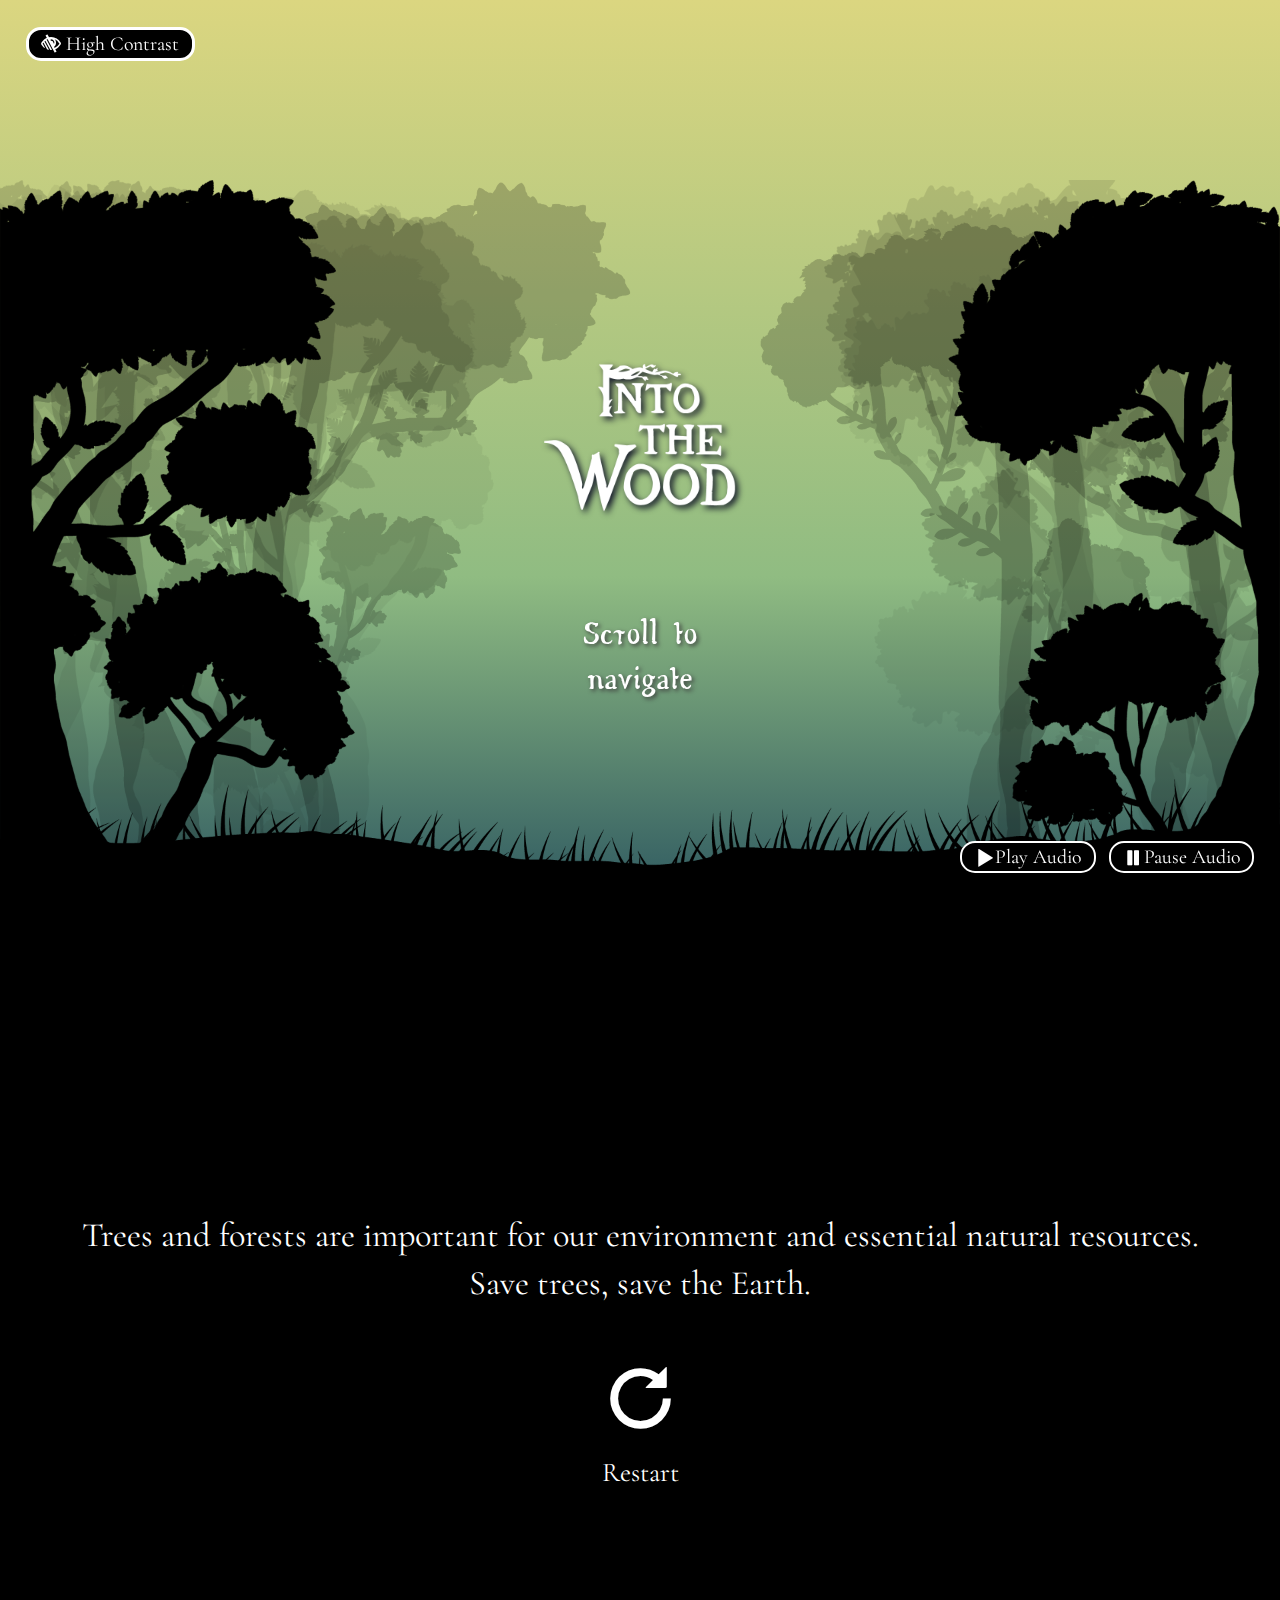
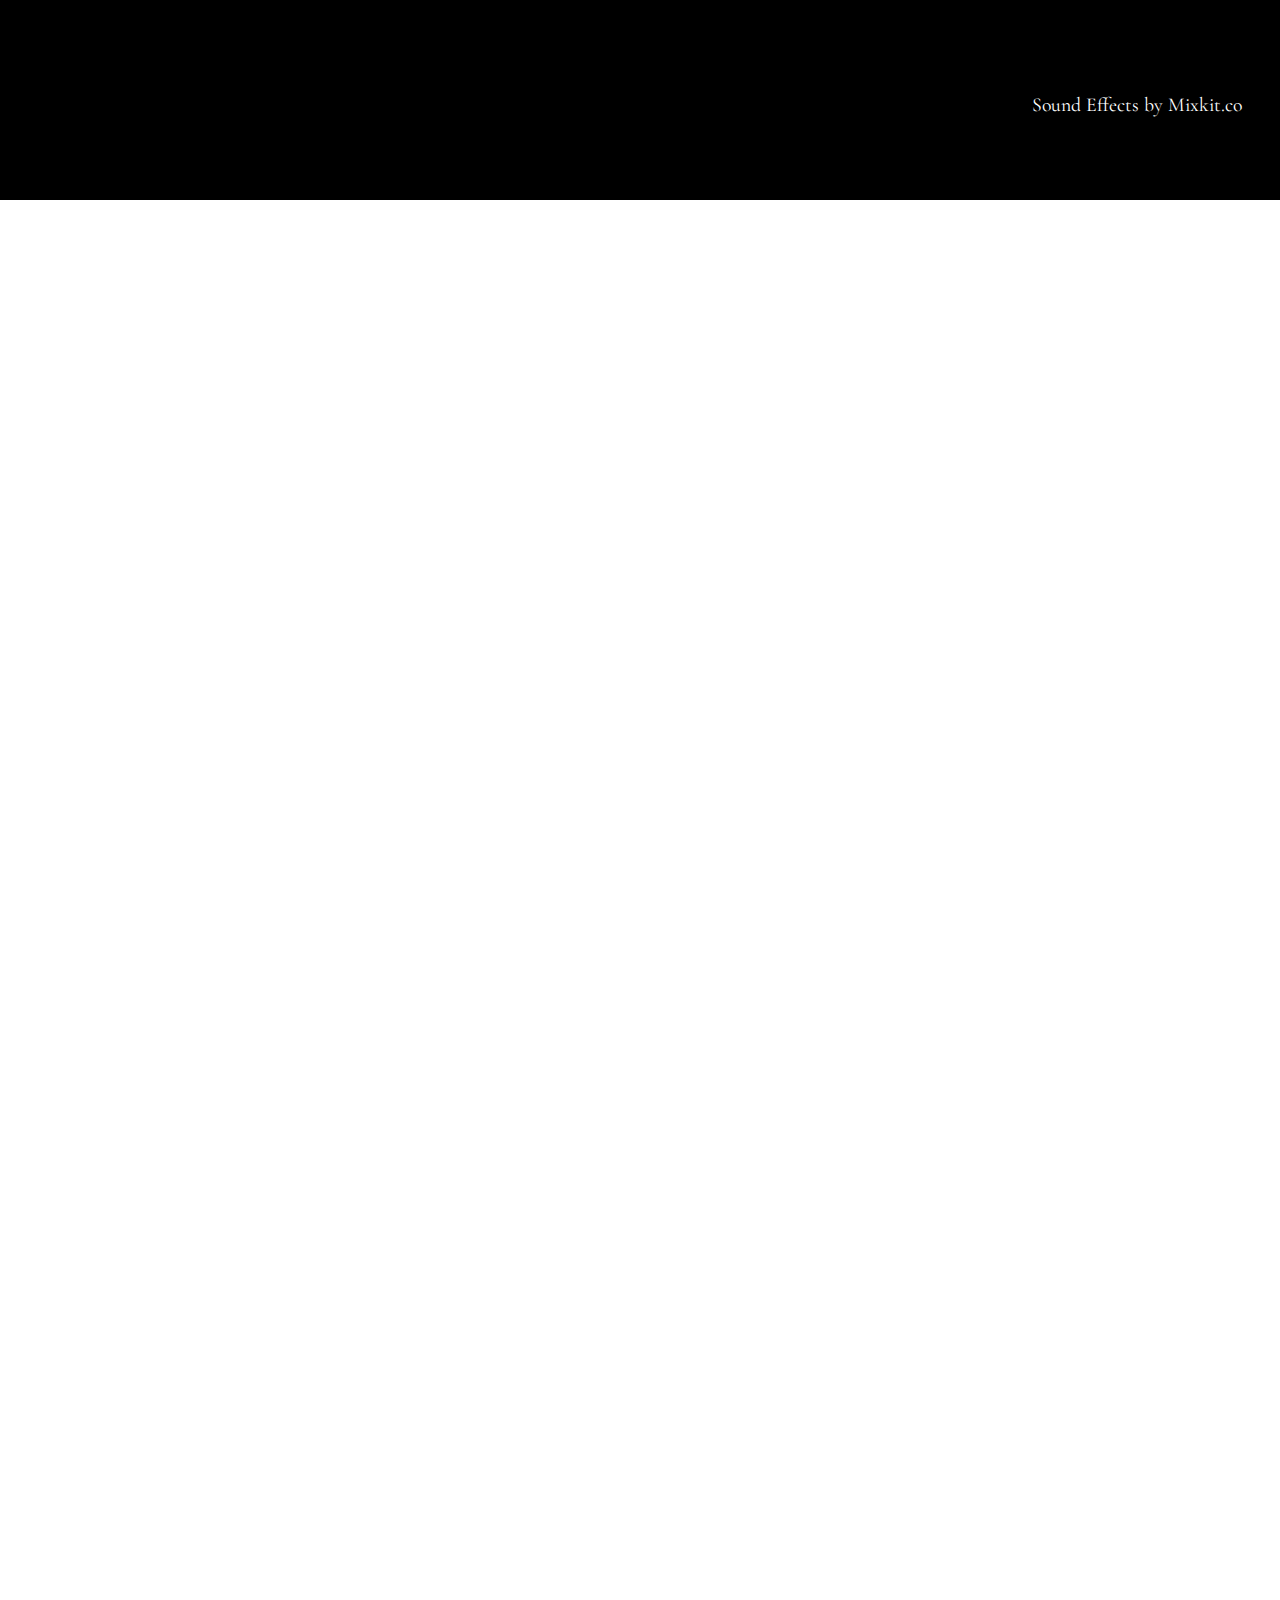
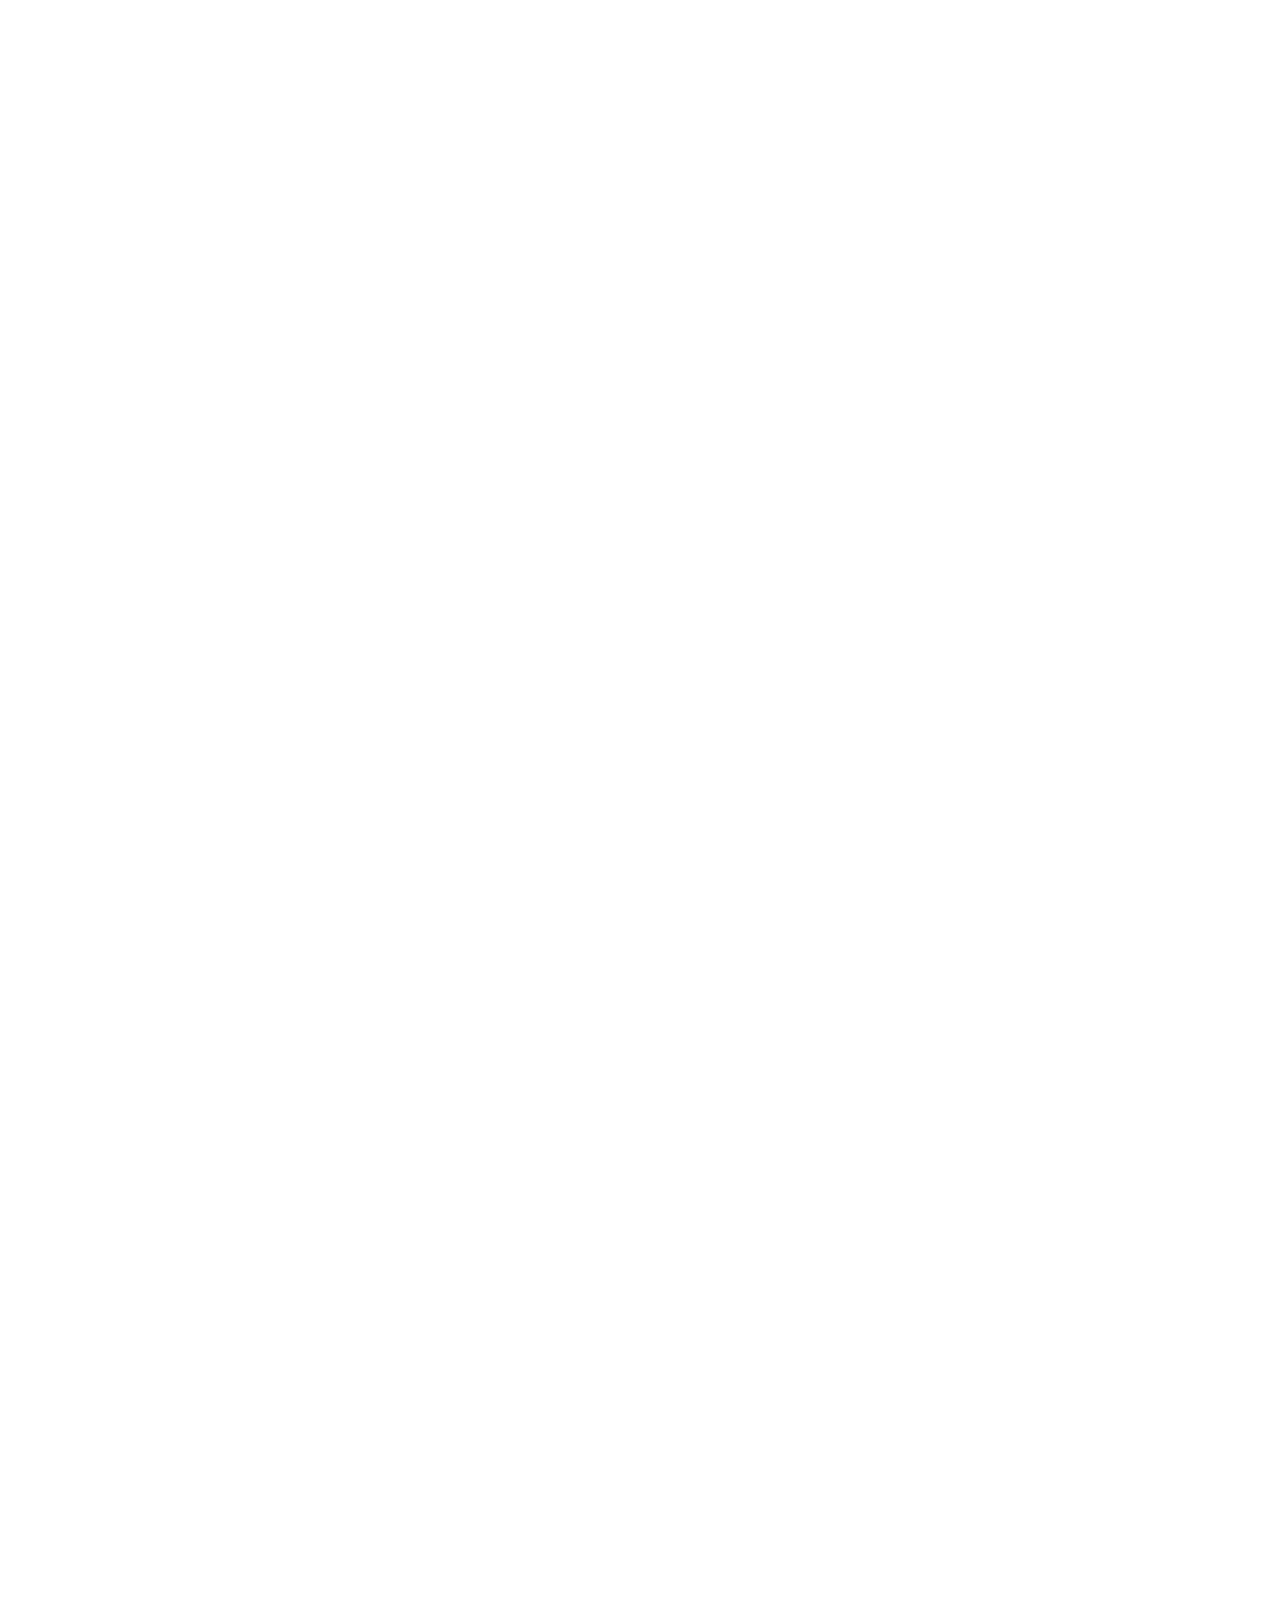
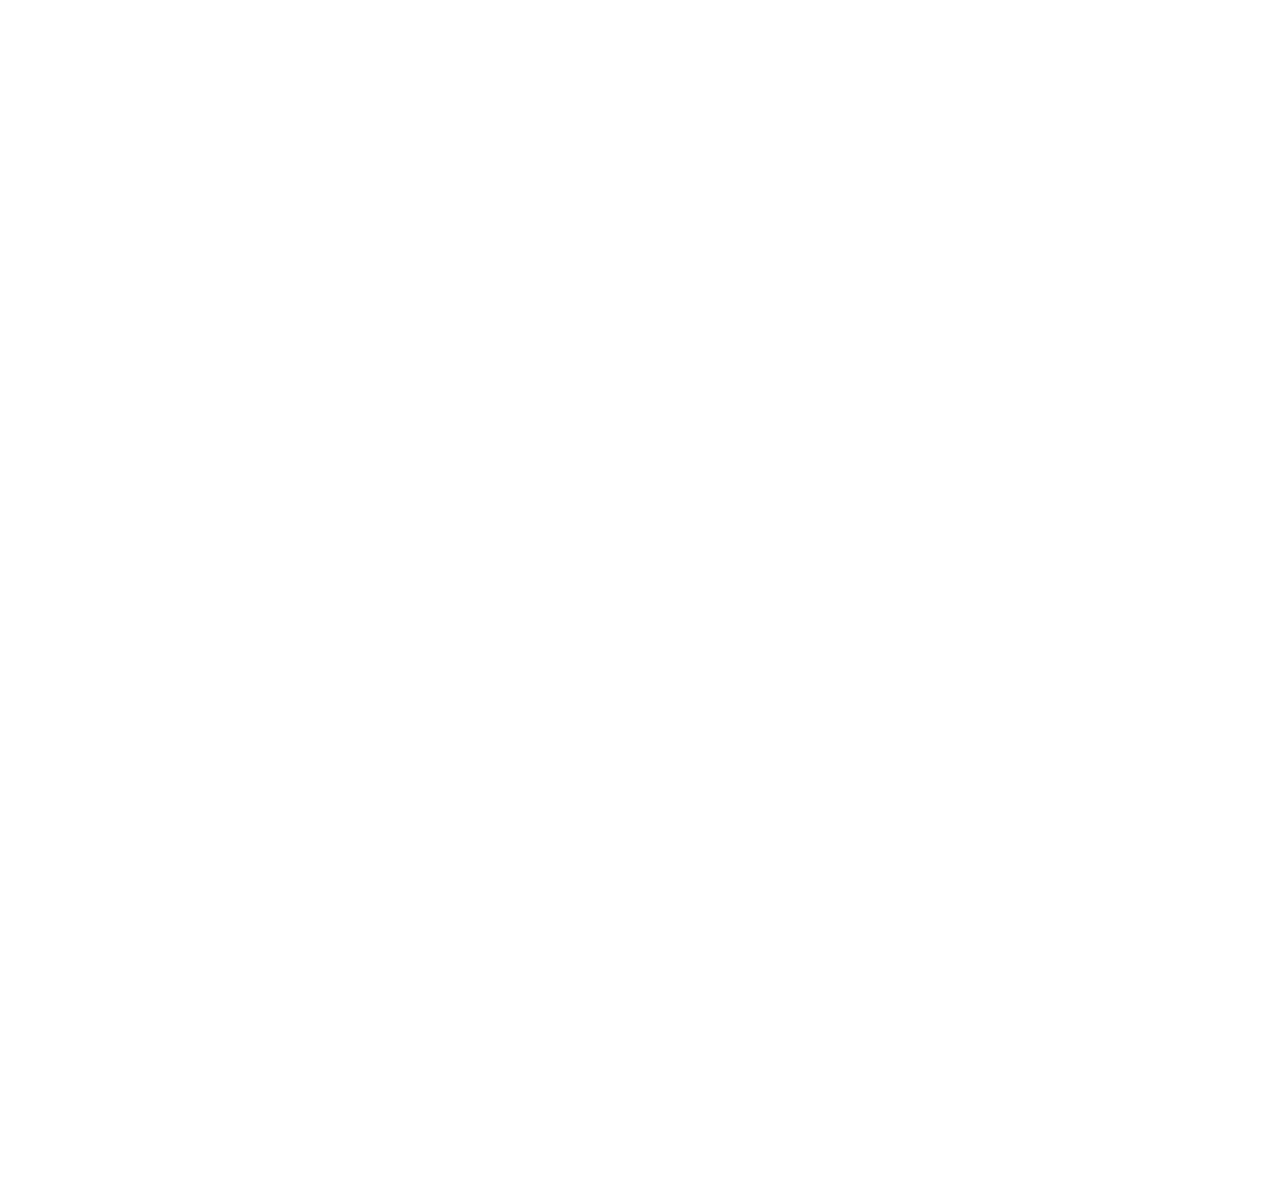
<file: index.html>
<!DOCTYPE html>
<html>

    <head>
        <meta charset="UTF-8">
        <meta name="viewport" content="width=device-width, initial-scale=1.0, user-scalable=no">
        <title> Into The Wood </title>
        <link rel="stylesheet" type="text/css" href="style.css">
        <link rel="stylesheet" href="https://cdnjs.cloudflare.com/ajax/libs/font-awesome/4.7.0/css/font-awesome.min.css">
        <script src="https://cdnjs.cloudflare.com/ajax/libs/jquery/3.6.0/jquery.min.js"></script>
        <link rel="stylesheet" href="https://maxcdn.bootstrapcdn.com/bootstrap/3.3.7/css/bootstrap.min.css">
        <script src="https://ajax.googleapis.com/ajax/libs/jquery/3.2.1/jquery.min.js"></script>
        <script src="https://maxcdn.bootstrapcdn.com/bootstrap/3.3.7/js/bootstrap.min.js"></script>
        <script src="./script.js"></script>



        
    </head>

    <body>

        <div class="night"> 
        </div>

        <div class="day">
        </div>

        <div class="white-bg">
        </div>

        <div class="black-bg">
            <div id="text6">
                Trees and forests are important for our environment and essential natural resources. <br>
                Save trees, save the Earth.
            </div>

            <div id="refresh">
                <div id="refresh_btn">
                    <span class="glyphicon glyphicon-repeat"></span>
                </div>
                Restart
            </div>

            <div id="mixkit">
                Sound Effects by Mixkit.co
            </div>
        </div>

        <div class="responsive-bg">
            <div id="text7">
                Whoops! Your current screen size is not supported. <br> Please switch to landscape mode or comeback on a laptop to experience our website.
            </div>
        </div>

            <img src="7.png" id="title1">

            <img src="8.png" id="title2">



            <div id="inst">
                Scroll to navigate
            </div>



            <div id="contrast"> 
                <i class="fa fa-low-vision"></i>
                High Contrast
            </div>




            <img src="6.png" id="ground">

                <img src="1.png" id="tree1">
            
                <img src="2.png" id="tree2">
                    <div id="text2">
                        "A nation that destroys its soils destroys itself. Forests are the lungs of our land, purifying the air and giving fresh strength to our people." <br> <p> ― Franklin D. Roosevelt </p>
                    </div>
                
                <img src="3.png" id="tree3">
                    <div id="text3">
                        "The trees encountered on a country stroll <br>
                        Reveal a lot about that country’s soul… <br>
                        A culture is no better than its woods." <br> <p>― W. H. Auden</p>
                    </div>
            
                <img src="4.png" id="tree4">
                    <div id="text4">
                        "To be without trees would, in the most literal way, to be without our roots." <br> <p>― Richard Mabey</p>


                    </div>
                
            
                <img src="5.png" id="tree5">
                    <div id="text5">
                        "He who plants a tree <br> Plants a hope." <br> <p>― Lucy Larcom</p>
                    </div>


            <audio id="night" loop>
                <source src="night.mp3" type="audio/mpeg">
            </audio>

            <div id="night_audio">
                <button onclick="playNightAudio()" type="button" id="play_night">
                    <span class="glyphicon glyphicon-play"></span>
                    Play Audio
                </button>

                <button onclick="pauseNightAudio()" type="button" id="pause_night">
                    <span class="glyphicon glyphicon-pause"></span>
                    Pause Audio
                </button>
            </div>


            <audio id="day" loop>
                <source src="day.mp3" type="audio/mpeg">
            </audio>

            <div id="day_audio">
                <button onclick="playDayAudio()" type="button" id="play_day">
                    <span class="glyphicon glyphicon-play"></span>
                    Play Audio
                </button>

                <button onclick="pauseDayAudio()" type="button" id="pause_day">
                    <span class="glyphicon glyphicon-pause"></span>
                    Pause Audio
                </button>
            </div>

    
    
    
    <script>
        var x = document.getElementById("night");
        var y = document.getElementById("day");

            function playNightAudio() {
                x.play();
            }

            function pauseNightAudio() {
                x.pause();
            }

            function playDayAudio() {
                y.play();
            }

            function pauseDayAudio() {
                y.pause();
            }


        document.getElementById("refresh").addEventListener("click", backToTop);

        function backToTop() {
            window.location.reload("Refresh");
        }

    </script>


        

    </body>

</html>
</file>
<file: style.css>
@import url('https://fonts.googleapis.com/css2?family=Cormorant+Garamond&display=swap');

* {
    margin: 0%;
    padding: 0%;
}

body {
    height: 6000px;
    width: 100vw;
    overflow-x: hidden;
}

body, html {
    scroll-snap-type: y mandatory;
    scroll-snap-points-y: repeat(100vh);
    scroll-behavior: smooth;
}


@font-face {
    font-family: 'WindyWood';
    src: url(WindyWood.ttf);
}

.night {
    height: 100vh;
    width: 100vw;
    position: fixed;
    z-index: 1;
    opacity: 0;

    background-color: rgb(17,20,40);
    background-image: linear-gradient(0deg, rgba(17,20,40,1) 0%, rgba(39,57,149,1) 36%, rgba(0,151,255,1) 100%);
}


.day {
    height: 100vh;
    width: 100vw;
    position: fixed;
    z-index: 1;
    opacity: 0;

    background-color: rgb(47,90,97);
    background-image: linear-gradient(0deg, rgba(47,90,97,1) 0%, rgba(144,188,130,1) 36%, rgba(219,214,128,1) 100%);
}

.white-bg {
    height: 100vh;
    width: 100vw;
    position: fixed;
    z-index: 1;
    opacity: 0;

    background-color: white;    
}

.black-bg {
    height: 100vh;
    width: 100vw;
    position: fixed;
    z-index: 21;
    
    background-color: black;
    top: 100vh;

    display: flex;
    flex-direction: column;
    align-items: center;
    justify-content: center;
}


#title1 {
    width: 15vw;
    height: auto;
    filter: drop-shadow(3px 3px 3px rgb(17,20,40));

    position: fixed;
    z-index: 11;

    top: 40vh;

    margin: 0;
    padding: 0;
    left: 42.5vw;

    opacity: 1;
}

#title2 {
    width: 15vw;
    height: auto;
    filter: drop-shadow(1.5px 1.5px 2px rgb(129, 129, 129));

    position: fixed;
    z-index: 12;

    top: 40vh;

    margin: 0;
    padding: 0;
    left: 42.5vw;

    opacity: 0;
}

#inst {
    width: 13vw;
    height: auto;

    position: fixed;
    z-index: 13;

    bottom: 22vh;
    left: 43.5vw;

    font-family: "WindyWood", Arial, Helvetica, sans-serif;
    font-size: 3.5vh;
    text-align: center;
    color: white;
    filter: drop-shadow(2px 2px 2px rgb(61, 61, 61));

}

#contrast {
    height: auto;
    width: auto;

    padding-left: 1vw;
    padding-right: 1vw;

    position: fixed;
    z-index: 20;
    
    border-radius: 15px;
    border-color: white;
    border-style: solid;
    background-color: rgb(0, 0, 0);

    display: inline-block;
    align-items: center;

    font-family: 'Cormorant Garamond', serif;
    font-size: 2.2vh;
    color: white;
    text-align: center;

    top: 3vh;
    left: 2vw;

    cursor: pointer;
}

#tree1 {
    position: fixed;
    z-index: 9;

    bottom: 0;
    width: 100vw;

    opacity: 1;
    transition: 1.5s linear;
}

#tree2 {
    position: fixed;
    z-index: 8;

    bottom: 0;
    width: 100vw;
    background: url(2.png);
    background-size: cover;

    opacity: 0.2;
    transition: 1.5s linear;
}


#tree3 {
    position: fixed;
    z-index: 7;

    bottom: 0;
    width: 100vw;

    opacity: 0.15;
    transition: 1.5s linear;
}



#tree4 {
    position: fixed;
    z-index: 6;

    bottom: 0;
    width: 100vw;

    opacity: 0.1;
    transition: 1.5s linear;
}

#tree5 {
    position: fixed;
    z-index: 5;

    bottom: 0;
    width: 100vw;

    opacity: 0.05;
    transition: 1.5s linear;
}

#ground {
    position: fixed;
    z-index: 10;

    bottom: 0;
    width: 100vw;
}

audio {
    visibility: hidden;
}

#text2 {
    position: fixed;
    z-index: 14;

    width: 36vw;
    height: auto;

    font-family: "WindyWood", Arial, Helvetica, sans-serif;
    font-size: 3.5vh;
    color: white;
    text-align: center;
    background-color: transparent;

    top: 40vh;
    left: 32vw;

    opacity: 0;
    transition: 1.5s linear;
}

#text3 {
    position: fixed;
    z-index: 15;

    width: 36vw;
    height: auto;

    font-family: "WindyWood", Arial, Helvetica, sans-serif;
    font-size: 3.5vh;
    color: white;
    text-align: center;
    background-color: transparent;

    top: 40vh;
    left: 32vw;

    opacity: 0;
    transition: 1.5s linear;
}

#text4 {
    position: fixed;
    z-index: 14;

    width: 36vw;
    height: auto;

    font-family: "WindyWood", Arial, Helvetica, sans-serif;
    font-size: 3.5vh;
    color: white;
    text-align: center;
    background-color: transparent;

    top: 40vh;
    left: 32vw;

    opacity: 0;
    transition: 1.5s linear;
}

#text5 {
    position: fixed;
    z-index: 14;

    width: 18vw;
    height: auto;

    font-family: "WindyWood", Arial, Helvetica, sans-serif;
    font-size: 3.5vh;
    color: white;
    text-align: center;
    background-color: transparent;

    top: 40vh;
    left: 41vw;

    opacity: 0;
    transition: 1.5s linear;
}

p {
    font-family: 'Cormorant Garamond', serif;
}

#text6 {
    position: relative;
    width: auto;
    height: 11vh;


    font-family: 'Cormorant Garamond', serif;
    font-size: 3.8vh;
    color: white;

    text-align: center;
}

#refresh {
    position: relative;
    width: 7vw;
    height: 20vh;
    cursor: pointer;

    font-family: 'Cormorant Garamond', serif;
    font-size: 3vh;
    color: white;

    display: flex;
    flex-direction: column;
    align-items: center;
    text-align: center;

    padding-top: 6vh;

}

#refresh_btn {
    height: 10vh;
    width: auto;

    font-size: 7vh;
}

#refresh_btn:hover {
    transform: scale(1.3); 
    transition: 0.5s linear;
}


#night_audio {
    z-index: 22;
    position: fixed;

    height: auto;
    width: auto;

    bottom: 3vh;
    right: 2vw;

    display: none;
    flex-direction: row;
    justify-content: space-between;
}


#play_night {
    height: auto;
    width: fit-content;
    padding-right: 1vw;
    padding-left: 1vw;
    margin-right: 1vw;

    font-family: 'Cormorant Garamond', serif;
    font-size: 2.2vh;
    color: white;
    text-align: center;
    
    border-radius: 15px;
    border-color: white;
    border-style: solid;
    background-color: rgb(0, 0, 0);

    display: flex;
    align-items: center;
    justify-content: center;
}

#pause_night {
    height: auto;
    width: fit-content;
    padding-right: 1vw;
    padding-left: 1vw;

    font-family: 'Cormorant Garamond', serif;
    font-size: 2.2vh;
    color: white;
    text-align: center;
    
    border-radius: 15px;
    border-color: white;
    border-style: solid;
    background-color: rgb(0, 0, 0);

    display: flex;
    align-items: center;
    justify-content: center;
}

#day_audio {
    z-index: 23;
    position: fixed;

    height: auto;
    width: auto;

    bottom: 3vh;
    right: 2vw;

    display: none;
    flex-direction: row;
    justify-content: space-between;
}


#play_day {
    height: auto;
    width: fit-content;
    padding-right: 1vw;
    padding-left: 1vw;
    margin-right: 1vw;

    font-family: 'Cormorant Garamond', serif;
    font-size: 2.2vh;
    color: white;
    text-align: center;
    
    border-radius: 15px;
    border-color: white;
    border-style: solid;
    background-color: rgb(0, 0, 0);

    display: flex;
    align-items: center;
    justify-content: center;
}

#pause_day {
    height: auto;
    width: fit-content;
    padding-right: 1vw;
    padding-left: 1vw;

    font-family: 'Cormorant Garamond', serif;
    font-size: 2.2vh;
    color: white;
    text-align: center;
    
    border-radius: 15px;
    border-color: white;
    border-style: solid;
    background-color: rgb(0, 0, 0);

    display: flex;
    align-items: center;
    justify-content: center;
}

#mixkit {
    position: absolute;

    height: auto;
    width: auto;

    bottom: 9vh;
    right: 3vw;

    font-family: 'Cormorant Garamond', serif;
    font-size: 2.2vh;
    color: white;
    text-align: right;

}

.responsive-bg {
    height: 100vh;
    width: 100vw;
    z-index: -1;
    background-color: black;
    
    position: fixed;
    opacity: 0;

    display: flex;
    align-items: center;
    justify-content: space-around;
}

#text7 {
    position: relative;

    width: 90vw;
    height: auto;

    font-family: 'Cormorant Garamond', serif;
    font-size: 3vh;
    color: white;
    text-align: center;
    padding: 1.2vh;

    border-color: white;
    border-top-style: solid;
    border-bottom-style: solid;
}


/* --------------- RESPONSIVENESSS ---------------- */

@media screen and (max-width: 480px) {
    body {
        height: 100vh;
        width: 100vh;
        overflow: hidden;
    }

    .responsive-bg {
        z-index: 25;
        opacity: 1;
    }

}

@media screen and (min-width: 319px) and (orientation: portrait) {
    body {
        height: 100vh;
        width: 100vh;
        overflow: hidden;
    }

    .responsive-bg {
        z-index: 25;
        opacity: 1;
    }

}


/* @media screen and (max-height: 768px) {
    body {
        height: 100vh;
        width: 100vh;
        overflow: hidden;
    }

    .responsive-bg {
        z-index: 25;
        opacity: 1;
    } */
</file>
